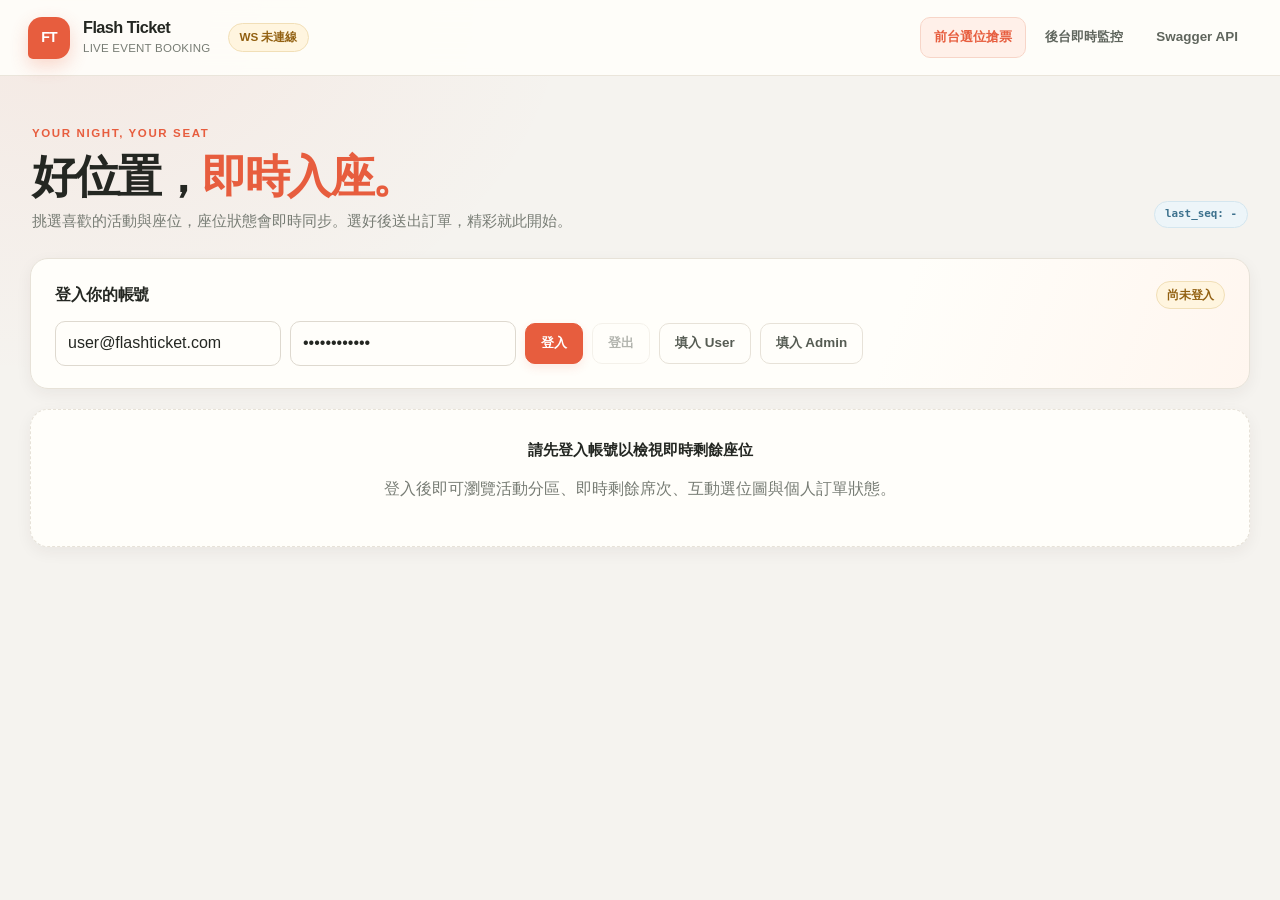
<file: frontend/index.html>
<!DOCTYPE html>
<html lang="zh-Hant">
<head>
  <meta charset="UTF-8" />
  <meta name="viewport" content="width=device-width, initial-scale=1.0" />
  <title>Flash Ticket — 即時搶票與座位圖</title>
  <link rel="stylesheet" href="./styles.css?v=27" />
</head>
<body class="booking-page">
  <header>
    <div class="brand">
      <span class="brand-mark" aria-hidden="true">FT</span>
      <div class="brand-copy">
        <h1>Flash Ticket</h1>
        <span class="brand-subtitle">LIVE EVENT BOOKING</span>
      </div>
      <span id="wsBadge" class="badge warn">WS 未連線</span>
    </div>
    <nav class="nav-links">
      <a href="./index.html" class="active">前台選位搶票</a>
      <a href="./admin.html">後台即時監控</a>
      <a href="/docs" target="_blank">Swagger API</a>
    </nav>
  </header>

  <main class="container">
    <section class="page-intro">
      <div>
        <span class="eyebrow">Your night, your seat</span>
        <h2>好位置，<span class="accent-text">即時入座。</span></h2>
        <p>挑選喜歡的活動與座位，座位狀態會即時同步。選好後送出訂單，精彩就此開始。</p>
      </div>
      <div class="intro-side">
        <span id="seqBadge" class="badge info">last_seq: -</span>
      </div>
    </section>

    <!-- 登入與快速切換種子帳號 -->
    <section class="card auth-card">
      <h2>
        <span>登入你的帳號</span>
        <span id="authStatus" class="badge warn">尚未登入</span>
      </h2>
      <div class="row">
        <input id="loginEmail" type="email" value="user@flashticket.com" placeholder="Email" />
        <input id="loginPassword" type="password" value="UserPass123!" placeholder="Password" />
        <button id="btnLogin">登入</button>
        <button id="btnLogout" class="secondary" disabled>登出</button>
        <button class="secondary" data-fill="user">填入 User</button>
        <button class="secondary" data-fill="admin">填入 Admin</button>
      </div>
      <div id="loginError" class="muted" style="color: var(--rose); margin-top: 8px;" hidden></div>
    </section>

    <!-- 未登入提示 -->
    <section id="bookingAuthGate" class="card auth-gate-notice">
      <strong>請先登入帳號以檢視即時剩餘座位</strong>
      <p>登入後即可瀏覽活動分區、即時剩餘席次、互動選位圖與個人訂單狀態。</p>
    </section>

    <!-- 登入後顯示之主操作區 -->
    <div id="bookingWorkspace" class="workspace-body" hidden>
    <!-- 活動選擇與即時座位統計 -->
    <section class="card">
      <h2>
        <span>Step 1 · 挑選活動</span>
        <div id="eventStatGroup" class="stat-group" hidden>
          <span id="statAvailable" class="badge ok">可選: 0</span>
          <span id="statHeld" class="badge warn">鎖位中: 0</span>
          <span id="statSold" class="badge err">已售出: 0</span>
        </div>
      </h2>
      <div class="event-controls">
        <select id="eventSelect" aria-label="選擇活動">
          <option value="">-- 請選擇活動 --</option>
        </select>
        <select id="zoneFilter" aria-label="依區域篩選" disabled>
          <option value="">請先選擇活動...</option>
        </select>
        <button id="btnReloadSnapshot" class="secondary" disabled>重新同步快照</button>
      </div>
    </section>

    <div class="grid-2">
      <!-- 未選活動提示 -->
      <section id="seatStepGate" class="card auth-gate-notice">
        <strong>請先於上方選擇一場活動</strong>
        <p>選擇活動後，系統將即時連線 WebSocket 並展開該場次的分區座位圖。</p>
      </section>

      <!-- Step 2 · 即時互動座位圖（選擇活動後展開） -->
      <section id="seatStepCard" class="card seat-card" hidden>
        <h2>
          <span>Step 2 · 選擇你的座位</span>
          <span id="selectedInfo" class="selection-count">已選 0 / 4 張</span>
        </h2>
        <p class="section-note">點擊綠色座位選取，最多可選 4 張。座位狀態即時同步。</p>
        <div class="legend">
          <span><i class="dot available"></i>可選 (available)</span>
          <span><i class="dot selected"></i>已選取</span>
          <span><i class="dot held"></i>鎖位中 (held)</span>
          <span><i class="dot sold"></i>已售出 (sold)</span>
        </div>
        <div id="seatGrid" class="seat-grid">
          <div class="muted">請選擇活動載入座位快照...</div>
        </div>
        <div class="seat-actions">
          <div class="seat-actions-main">
          <button id="btnReserveSelected" disabled>指定選位購買</button>
          <button id="btnClearSelection" class="secondary" disabled>清除選取</button>
          </div>
          <div class="seat-actions-auto">
            <select id="allocZone"></select>
            <select id="allocQty">
              <option value="1">自動配位 1 張</option>
              <option value="2">自動配位 2 張</option>
              <option value="3">自動配位 3 張</option>
              <option value="4">自動配位 4 張</option>
            </select>
            <button id="btnAutoAllocate" class="success" disabled>區域自動配位</button>
          </div>
        </div>
      </section>

      <!-- 即時事件流與我的訂單 -->
      <div class="orders-column">
        <section class="card">
          <h2>
            <span>我的訂單</span>
            <button id="btnRefreshOrders" class="secondary" disabled>重整</button>
          </h2>
          <div id="ordersList" class="muted">登入後顯示您的訂單...</div>
        </section>

        <section class="card stream-card">
          <h2>活動動態</h2>
          <p class="section-note">訂單與座位變化會顯示在這裡。</p>
          <div id="eventLog" class="log-box">等待操作...</div>
        </section>
      </div>
    </div>
    </div>
  </main>

  <script src="./booking.js?v=31"></script>
</body>
</html>
</file>
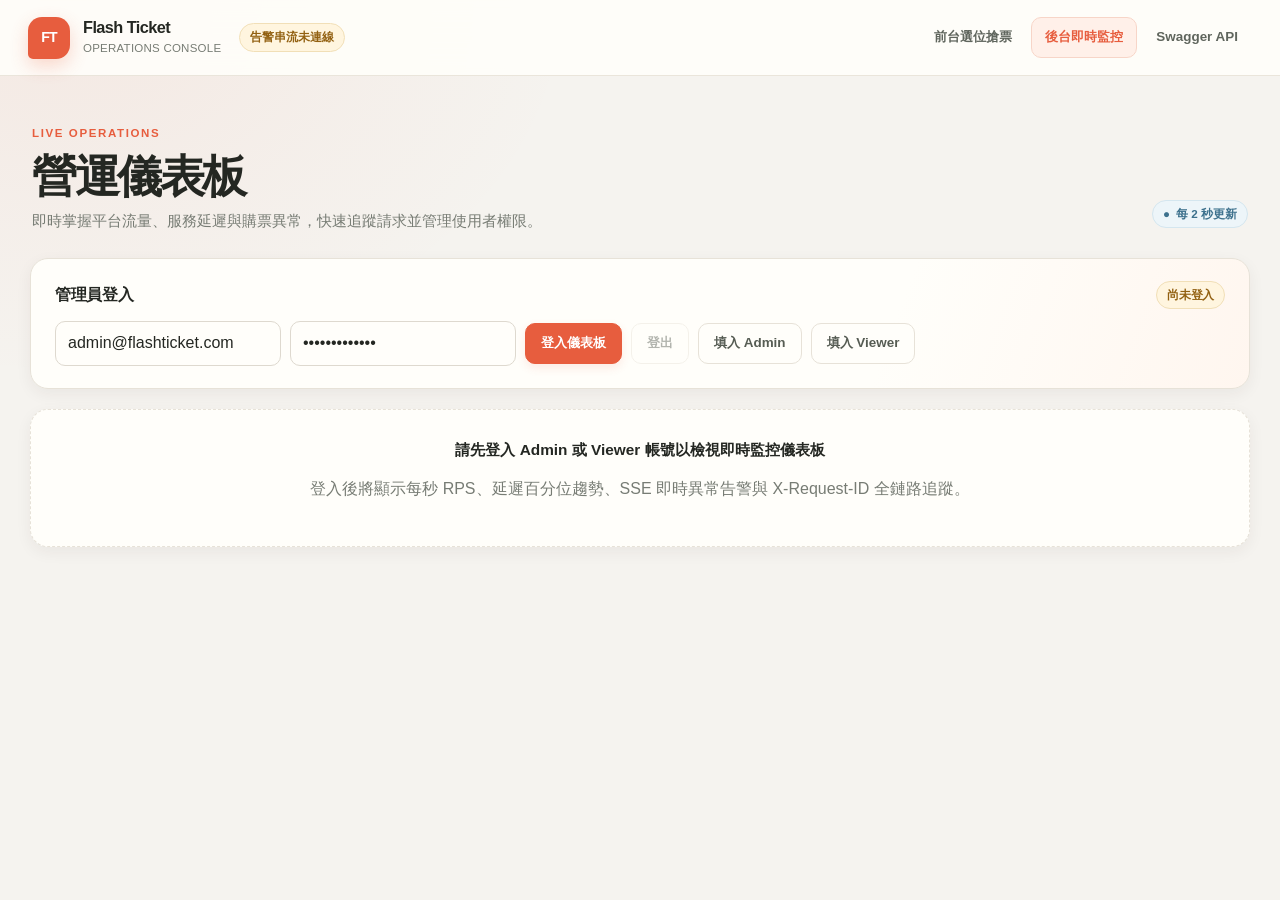
<file: frontend/admin.html>
<!DOCTYPE html>
<html lang="zh-Hant">
<head>
  <meta charset="UTF-8" />
  <meta name="viewport" content="width=device-width, initial-scale=1.0" />
  <title>Flash Ticket — 後台即時監控與告警儀表板</title>
  <link rel="stylesheet" href="./styles.css?v=26" />
</head>
<body class="admin-page">
  <header>
    <div class="brand">
      <span class="brand-mark" aria-hidden="true">FT</span>
      <div class="brand-copy">
        <h1>Flash Ticket</h1>
        <span class="brand-subtitle">OPERATIONS CONSOLE</span>
      </div>
      <span id="sseBadge" class="badge warn">告警串流未連線</span>
    </div>
    <nav class="nav-links">
      <a href="./index.html">前台選位搶票</a>
      <a href="./admin.html" class="active">後台即時監控</a>
      <a href="/docs" target="_blank">Swagger API</a>
    </nav>
  </header>

  <main class="container">
    <section class="page-intro">
      <div>
        <span class="eyebrow">Live operations</span>
        <h2>營運儀表板</h2>
        <p>即時掌握平台流量、服務延遲與購票異常，快速追蹤請求並管理使用者權限。</p>
      </div>
      <div class="intro-side">
        <span class="badge info"><span aria-hidden="true">●</span> 每 2 秒更新</span>
      </div>
    </section>

    <!-- Admin / Viewer 認證 -->
    <section class="card auth-card">
      <h2>
        <span>管理員登入</span>
        <span id="adminAuthStatus" class="badge warn">尚未登入</span>
      </h2>
      <div class="row">
        <input id="adminEmail" type="email" value="admin@flashticket.com" placeholder="Email" />
        <input id="adminPassword" type="password" value="AdminPass123!" placeholder="Password" />
        <button id="btnAdminLogin">登入儀表板</button>
        <button id="btnAdminLogout" class="secondary" disabled>登出</button>
        <button class="secondary" data-role="admin">填入 Admin</button>
        <button class="secondary" data-role="viewer">填入 Viewer</button>
      </div>
    </section>

    <!-- 未登入提示 -->
    <section id="adminAuthGate" class="card auth-gate-notice">
      <strong>請先登入 Admin 或 Viewer 帳號以檢視即時監控儀表板</strong>
      <p>登入後將顯示每秒 RPS、延遲百分位趨勢、SSE 即時異常告警與 X-Request-ID 全鏈路追蹤。</p>
    </section>

    <!-- 登入後顯示之監控主區 -->
    <div id="adminWorkspace" class="workspace-body" hidden>
    <!-- 即時 KPI 卡片 -->
    <section class="grid-kpi">
      <div class="kpi-card">
        <div class="kpi-label">平均 RPS (近 60 秒)</div>
        <div id="kpiRps" class="kpi-value">-</div>
      </div>
      <div class="kpi-card">
        <div class="kpi-label">5xx 錯誤率</div>
        <div id="kpiErrRate" class="kpi-value">-</div>
      </div>
      <div class="kpi-card">
        <div class="kpi-label">峰值 p99 延遲 (ms)</div>
        <div id="kpiP99" class="kpi-value">-</div>
      </div>
      <div class="kpi-card">
        <div class="kpi-label">叢集即時連線數 (HTTP/SSE/WS)</div>
        <div id="kpiConns" class="kpi-value">-</div>
      </div>
      <div class="kpi-card">
        <div class="kpi-label">近期異常告警</div>
        <div id="kpiAlerts" class="kpi-value">0</div>
      </div>
    </section>

    <!-- 即時圖表與即時告警面板 -->
    <div class="grid-2">
      <section class="card">
        <h2>
          <span>流量與延遲趨勢</span>
          <span id="lastUpdated" class="muted">等待資料...</span>
        </h2>
        <div class="muted chart-caption">每秒請求量（藍）／5xx 錯誤數（紅）</div>
        <div class="chart-box"><svg id="chartRps" width="100%" height="100%"></svg></div>
        <div class="muted chart-caption spaced">延遲百分位（毫秒）</div>
        <div class="chart-box"><svg id="chartLatency" width="100%" height="100%"></svg></div>
      </section>

      <section class="card">
        <h2>
          <span>告警中心</span>
          <button id="btnEvalAlerts" class="secondary" disabled>立即評估</button>
        </h2>
        <div id="alertsFeed" class="alerts-feed">
          <div class="muted">登入 Admin / Viewer 後自動連線即時告警串流...</div>
        </div>
      </section>
    </div>

    <!-- X-Request-ID 全鏈路追蹤查詢 -->
    <section class="card">
      <h2>X-Request-ID 請求追蹤</h2>
      <p class="section-note">輸入請求 ID，串聯 API 存取日誌與 Outbox 事件。</p>
      <div class="row trace-controls">
        <input id="traceInput" type="text" placeholder="輸入 X-Request-ID..." />
        <button id="btnTrace" disabled>查詢全鏈路</button>
        <button id="btnLoadLogs" class="secondary" disabled>載入最新存取日誌</button>
      </div>
      <div id="traceResult" class="log-box">等待查詢…</div>
    </section>

    <!-- Admin 使用者管理 -->
    <section class="card">
      <h2>
        <span>使用者管理</span>
        <button id="btnRefreshUsers" class="secondary" disabled>重新整理</button>
      </h2>
      <div class="table-wrap">
        <table>
          <thead>
            <tr>
              <th>ID</th>
              <th>Email</th>
              <th>角色</th>
              <th>狀態</th>
              <th>Token Version</th>
              <th>操作</th>
            </tr>
          </thead>
          <tbody id="usersTableBody">
            <tr><td colspan="6" class="muted">登入管理員帳號後載入使用者清單。</td></tr>
          </tbody>
        </table>
      </div>
    </section>
    </div>
  </main>

  <script src="./admin.js?v=31"></script>
</body>
</html>
</file>
<file: frontend/styles.css>
:root {
  color-scheme: light;
  --bg: #f5f3ef;
  --surface: #fffefa;
  --surface-soft: #f9f7f2;
  --surface-strong: #f0ede6;
  --border: #e7e2d8;
  --text: #242722;
  --muted: #777c74;
  --primary: #e75d3e;
  --primary-hover: #ca482e;
  --primary-soft: #fff0e9;
  --emerald: #27866a;
  --amber: #b7791f;
  --rose: #cf4d55;
  --sky: #477f9e;
  --shadow: 0 18px 48px rgba(45, 42, 34, .07);
  --shadow-small: 0 5px 16px rgba(45, 42, 34, .06);
  font-family: 'Noto Sans TC', -apple-system, BlinkMacSystemFont, 'Segoe UI', sans-serif;
}

* { box-sizing: border-box; }
html { min-width: 320px; scroll-behavior: smooth; }
body {
  margin: 0;
  min-height: 100vh;
  color: var(--text);
  background:
    radial-gradient(ellipse at 5% 0%, rgba(231, 93, 62, .07), transparent 32rem),
    var(--bg);
  line-height: 1.55;
}
button, input, select { font: inherit; }
button, a, input, select { -webkit-tap-highlight-color: transparent; }
::selection { color: #fff; background: var(--primary); }

header {
  position: sticky;
  z-index: 20;
  top: 0;
  display: flex;
  align-items: center;
  justify-content: space-between;
  gap: 18px;
  min-height: 76px;
  padding: 12px max(28px, calc((100vw - 1440px) / 2));
  background: rgba(255, 254, 250, .9);
  border-bottom: 1px solid rgba(231, 226, 216, .88);
  backdrop-filter: blur(16px);
}
.brand { display: flex; align-items: center; gap: 13px; min-width: 0; }
.brand-mark {
  display: grid;
  flex: 0 0 42px;
  width: 42px;
  height: 42px;
  place-items: center;
  color: #fff;
  background: var(--primary);
  border-radius: 14px 14px 14px 5px;
  font-size: .88rem;
  font-weight: 800;
  letter-spacing: -.06em;
  box-shadow: 0 7px 18px rgba(231, 93, 62, .24);
}
.brand-copy { min-width: 0; }
.brand h1 { margin: 0; font-size: 1.02rem; font-weight: 800; letter-spacing: -.035em; line-height: 1.25; }
.brand-subtitle { display: block; margin-top: 3px; color: var(--muted); font-size: .72rem; letter-spacing: .02em; }
.nav-links { display: flex; align-items: center; gap: 5px; }
.nav-links a {
  padding: 9px 13px;
  color: #5f655d;
  border: 1px solid transparent;
  border-radius: 10px;
  font-size: .84rem;
  font-weight: 650;
  text-decoration: none;
  transition: color .18s ease, background .18s ease, border-color .18s ease;
}
.nav-links a:hover { color: var(--text); background: var(--surface-soft); }
.nav-links a.active { color: var(--primary); background: var(--primary-soft); border-color: #f7d5c8; }

.container {
  display: flex;
  flex-direction: column;
  gap: 20px;
  width: min(1440px, 100%);
  margin: 0 auto;
  padding: 32px 30px 64px;
}
.page-intro { display: flex; align-items: flex-end; justify-content: space-between; gap: 20px; padding: 12px 2px 5px; }
.page-intro h2 { max-width: 760px; margin: 6px 0 8px; font-size: clamp(1.8rem, 3.5vw, 2.8rem); line-height: 1.12; letter-spacing: -.055em; }
.page-intro p { max-width: 680px; margin: 0; color: var(--muted); font-size: .96rem; }
.eyebrow { color: var(--primary); font-size: .72rem; font-weight: 800; letter-spacing: .14em; text-transform: uppercase; }
.accent-text { color: var(--primary); }
.intro-side { display: flex; align-items: center; gap: 9px; padding-bottom: 5px; }

.card {
  min-width: 0;
  padding: 22px 24px;
  background: var(--surface);
  border: 1px solid var(--border);
  border-radius: 18px;
  box-shadow: var(--shadow-small);
}
.card h2 {
  display: flex;
  align-items: center;
  justify-content: space-between;
  gap: 14px;
  margin: 0 0 17px;
  font-size: .98rem;
  font-weight: 750;
  letter-spacing: -.02em;
}
.row { display: flex; align-items: center; flex-wrap: wrap; gap: 10px; }
.grid-2 { display: grid; grid-template-columns: minmax(0, 1.65fr) minmax(300px, .85fr); gap: 20px; align-items: start; }
.grid-kpi { display: grid; grid-template-columns: repeat(5, minmax(0, 1fr)); gap: 12px; }

input, select {
  min-height: 43px;
  padding: 9px 12px;
  color: var(--text);
  background: var(--surface);
  border: 1px solid #ded9cf;
  border-radius: 10px;
  outline: none;
  transition: border-color .16s ease, box-shadow .16s ease, background .16s ease;
}
input::placeholder { color: #a0a39c; }
input:focus, select:focus { border-color: #e98a71; box-shadow: 0 0 0 3px rgba(231, 93, 62, .12); }
input[type='email'], input[type='password'] { min-width: 215px; }
button {
  min-height: 41px;
  padding: 9px 15px;
  color: #fff;
  background: var(--primary);
  border: 1px solid var(--primary);
  border-radius: 10px;
  cursor: pointer;
  font-size: .84rem;
  font-weight: 750;
  white-space: nowrap;
  box-shadow: 0 4px 10px rgba(231, 93, 62, .12);
  transition: transform .16s ease, background .16s ease, box-shadow .16s ease, opacity .16s ease;
}
button:hover:not(:disabled) { background: var(--primary-hover); box-shadow: 0 7px 16px rgba(231, 93, 62, .2); transform: translateY(-1px); }
button:active:not(:disabled) { transform: translateY(0); }
button:disabled { opacity: .45; cursor: not-allowed; box-shadow: none; }
button.secondary { color: #565c53; background: var(--surface); border-color: var(--border); box-shadow: none; }
button.secondary:hover:not(:disabled) { color: var(--text); background: var(--surface-strong); border-color: #d6d0c5; }
button.danger { background: var(--rose); border-color: var(--rose); }
button.success { background: var(--emerald); border-color: var(--emerald); }

.badge {
  display: inline-flex;
  align-items: center;
  gap: 6px;
  min-height: 27px;
  padding: 4px 10px;
  color: #676c64;
  background: var(--surface-soft);
  border: 1px solid var(--border);
  border-radius: 999px;
  font-size: .73rem;
  font-weight: 750;
  white-space: nowrap;
}
.badge.ok { color: #237456; background: #eaf5ef; border-color: #cce7d8; }
.badge.warn { color: #926011; background: #fff5df; border-color: #f1dfb7; }
.badge.err { color: #ad4249; background: #fff0ef; border-color: #f2d1cf; }
.badge.info { color: #3d718d; background: #edf5f9; border-color: #d4e6ef; }

.kpi-card {
  min-width: 0;
  padding: 17px 18px;
  background: var(--surface);
  border: 1px solid var(--border);
  border-radius: 16px;
  box-shadow: var(--shadow-small);
}
.kpi-label { color: var(--muted); font-size: .72rem; font-weight: 700; letter-spacing: .025em; }
.kpi-value { margin-top: 8px; font-size: clamp(1.45rem, 2vw, 1.9rem); font-weight: 800; letter-spacing: -.055em; line-height: 1.1; font-variant-numeric: tabular-nums; }

/* Seat map */
.seat-card { padding-bottom: 18px; }
.seat-toolbar { display: flex; align-items: center; justify-content: space-between; flex-wrap: wrap; gap: 14px; margin-bottom: 14px; }
.legend { display: flex; flex-wrap: wrap; gap: 8px 16px; margin: 0 0 15px; color: var(--muted); font-size: .78rem; }
.legend span { display: inline-flex; align-items: center; gap: 7px; }
.dot { width: 10px; height: 10px; display: inline-block; border-radius: 3px; }
.dot.available { background: #51a987; }
.dot.held { background: #e2ae52; }
.dot.sold { background: #d9797d; }
.dot.selected { background: var(--primary); }
.seat-grid {
  display: flex;
  flex-direction: column;
  gap: 14px;
  max-height: 520px;
  min-height: 170px;
  overflow: auto;
  padding: 16px;
  background-color: #faf9f5;
  background-image: radial-gradient(#e9e4da .8px, transparent .8px);
  background-size: 14px 14px;
  border: 1px solid var(--border);
  border-radius: 14px;
  scrollbar-color: #c9c2b6 transparent;
  scrollbar-width: thin;
}
.zone-section {
  background: var(--zone-bg, #fffefa);
  border: 1.5px solid var(--zone-border, #e2dcd0);
  border-left: 5px solid var(--zone-accent, #6366f1);
  border-radius: 12px;
  padding: 12px 14px 14px;
}
.zone-section-header {
  display: flex;
  align-items: center;
  justify-content: space-between;
  flex-wrap: wrap;
  gap: 8px;
  margin-bottom: 10px;
  padding-bottom: 8px;
  border-bottom: 1px dashed var(--zone-border, #e2dcd0);
}
.zone-title {
  display: inline-flex;
  align-items: center;
  gap: 8px;
  font-size: .84rem;
  font-weight: 750;
  color: var(--text);
}
.zone-pill {
  display: inline-flex;
  align-items: center;
  padding: 2px 9px;
  border-radius: 999px;
  font-size: .72rem;
  font-weight: 800;
  color: #fff;
  background: var(--zone-accent, #6366f1);
  letter-spacing: .03em;
}
.zone-meta {
  display: inline-flex;
  align-items: center;
  gap: 10px;
  font-size: .76rem;
  color: var(--muted);
  font-weight: 600;
}
.zone-seat-grid {
  display: grid;
  grid-template-columns: repeat(auto-fill, minmax(66px, 1fr));
  gap: 8px;
}
.zone-palette-0 { --zone-accent: #c87d2e; --zone-bg: #fffaf0; --zone-border: #edd7b2; }
.zone-palette-1 { --zone-accent: #d95f43; --zone-bg: #fff6f3; --zone-border: #f0cbc1; }
.zone-palette-2 { --zone-accent: #2f7e8e; --zone-bg: #f3fafb; --zone-border: #bedce2; }
.zone-palette-3 { --zone-accent: #6c5ca8; --zone-bg: #f7f5fc; --zone-border: #d4cce9; }
.zone-palette-4 { --zone-accent: #3d8b5f; --zone-bg: #f3faf6; --zone-border: #bfe0cd; }
.seat {
  min-width: 0;
  padding: 9px 5px;
  color: #286c55;
  background: #e7f3ec;
  border: 1px solid #b9d9c7;
  border-radius: 9px 9px 5px 5px;
  text-align: center;
  font-size: .69rem;
  font-weight: 750;
  cursor: pointer;
  transition: transform .14s ease, box-shadow .14s ease, background .14s ease;
  user-select: none;
}
.seat.available:hover { z-index: 1; background: #d7eddf; box-shadow: 0 5px 12px rgba(39, 134, 106, .15); transform: translateY(-2px); }
.seat.selected { color: #fff; background: var(--primary); border-color: #d94f31; box-shadow: 0 4px 12px rgba(231, 93, 62, .22); }
.seat.held { color: #87570d; background: #fff2d4; border-color: #efd397; cursor: not-allowed; }
.seat.sold { color: #a34148; background: #fce8e7; border-color: #edc4c2; cursor: not-allowed; }
.seat-actions { display: flex; justify-content: space-between; align-items: center; flex-wrap: wrap; gap: 12px; margin-top: 15px; }
.seat-actions-main, .seat-actions-auto { display: flex; align-items: center; flex-wrap: wrap; gap: 9px; }
.selection-count { color: var(--muted); font-size: .82rem; font-weight: 650; }
.orders-column { display: flex; flex-direction: column; gap: 20px; }
.order-item { padding: 14px 0; border-bottom: 1px solid var(--border); }
.order-item:first-child { padding-top: 0; }
.order-item:last-child { border-bottom: 0; padding-bottom: 0; }
.order-heading { display: flex; align-items: center; justify-content: space-between; gap: 10px; margin-bottom: 6px; }
.order-heading strong { font-size: .88rem; }
.order-total { color: #53584f; font-size: .82rem; }
.table-wrap { overflow-x: auto; border: 1px solid var(--border); border-radius: 12px; }
table { width: 100%; border-collapse: collapse; font-size: .83rem; }
th, td { padding: 11px 13px; border-bottom: 1px solid var(--border); text-align: left; }
th { color: #6d726a; background: var(--surface-soft); font-size: .72rem; font-weight: 800; letter-spacing: .04em; text-transform: uppercase; }
tr:last-child td { border-bottom: 0; }
tbody tr:hover { background: #fcfaf6; }
.log-box {
  max-height: 250px;
  overflow: auto;
  padding: 14px 15px;
  color: #d8e1da;
  background: #282d29;
  border: 1px solid #383e39;
  border-radius: 12px;
  font-family: ui-monospace, SFMono-Regular, Menlo, monospace;
  font-size: .74rem;
  line-height: 1.75;
  white-space: pre-wrap;
  overflow-wrap: anywhere;
}
.alert-item {
  margin: 0 0 9px;
  padding: 13px 14px;
  color: #544a35;
  background: #fff8e8;
  border: 1px solid #f1e1bd;
  border-left: 3px solid #d7a747;
  border-radius: 10px;
  font-size: .82rem;
}
.alert-item.critical { color: #684144; background: #fff2f0; border-color: #f0d3cf; border-left-color: var(--rose); }
.alert-item strong { color: var(--text); }
.chart-box { width: 100%; height: 190px; padding: 10px; background: #faf9f5; border: 1px solid var(--border); border-radius: 12px; }
.chart-box svg { display: block; }
.muted { color: var(--muted); font-size: .82rem; }

/* Small visual refinements for in-page hierarchy */
.auth-card { background: linear-gradient(110deg, #fffefa 0%, #fffefa 70%, #fff6ef 100%); }
.auth-card h2 { margin-bottom: 12px; }
.auth-card .row { gap: 9px; }
.event-controls { display: grid; grid-template-columns: minmax(220px, 1.2fr) minmax(150px, .7fr) auto; gap: 10px; }
.event-controls select { width: 100%; }
.stat-group { display: flex; flex-wrap: wrap; gap: 7px; }
.section-note { margin: -9px 0 14px; color: var(--muted); font-size: .78rem; }
.stream-card { min-height: 190px; }
.alerts-feed { max-height: 410px; overflow-y: auto; padding-right: 3px; scrollbar-color: #c9c2b6 transparent; scrollbar-width: thin; }
.alerts-feed > .muted { padding: 24px 8px; text-align: center; }
.admin-page .grid-2 { grid-template-columns: minmax(0, 1.45fr) minmax(300px, .9fr); }
.admin-page .chart-box + .muted { display: flex; align-items: center; gap: 8px; }
.admin-page .chart-box svg text { font-family: inherit; }
.admin-page #sseBadge { margin-left: 5px; }
.booking-page .brand { flex-wrap: wrap; }
.booking-page .brand #wsBadge { margin-left: 5px; }
.booking-page #seqBadge { font-family: ui-monospace, SFMono-Regular, Menlo, monospace; font-size: .68rem; }
.booking-page .orders-column .card h2 button { min-height: 34px; padding: 6px 11px; }
.booking-page .seat-actions-main button:first-child { min-width: 160px; }
.booking-page .seat-actions-auto select { min-width: 125px; }
.booking-page .seat-actions-auto select:last-of-type { min-width: 145px; }
.admin-page .auth-card .row { gap: 9px; }
.admin-page .table-wrap + * { margin-top: 10px; }
.chart-caption { margin: 0 0 7px; }
.chart-caption.spaced { margin-top: 14px; }
.trace-controls { margin-bottom: 12px; }
.trace-controls input { min-width: min(320px, 100%); }
[hidden] { display: none !important; }
.workspace-body { display: flex; flex-direction: column; gap: 18px; }
.auth-gate-notice {
  text-align: center;
  padding: 28px 20px;
  color: var(--muted);
  border-style: dashed;
}
.auth-gate-notice strong { display: block; color: var(--text); font-size: .96rem; margin-bottom: 6px; }

@media (max-width: 1100px) {
  .grid-kpi { grid-template-columns: repeat(3, minmax(0, 1fr)); }
  .grid-2 { grid-template-columns: minmax(0, 1fr) minmax(270px, .8fr); }
  .admin-page .grid-2 { grid-template-columns: 1fr; }
}
@media (max-width: 820px) {
  header { position: static; align-items: flex-start; flex-direction: column; padding: 14px 20px; }
  .nav-links { width: 100%; overflow-x: auto; }
  .nav-links a { padding: 8px 10px; white-space: nowrap; }
  .container { gap: 15px; padding: 22px 18px 44px; }
  .page-intro { align-items: flex-start; flex-direction: column; }
  .grid-2 { grid-template-columns: 1fr; }
  .grid-kpi { grid-template-columns: repeat(2, minmax(0, 1fr)); }
  .event-controls { grid-template-columns: 1fr 1fr; }
  .event-controls #btnReloadSnapshot { grid-column: 1 / -1; }
}
@media (max-width: 540px) {
  .container { padding-right: 13px; padding-left: 13px; }
  .card { padding: 17px 15px; border-radius: 15px; }
  .card h2 { align-items: flex-start; font-size: .91rem; }
  .brand h1 { font-size: .91rem; }
  .brand-subtitle { font-size: .67rem; }
  .page-intro h2 { font-size: 1.8rem; }
  .grid-kpi { gap: 8px; }
  .kpi-card { padding: 13px 12px; border-radius: 13px; }
  .kpi-label { font-size: .66rem; }
  .kpi-value { font-size: 1.45rem; }
  input[type='email'], input[type='password'] { min-width: 100%; width: 100%; }
  .auth-card .row > button { flex: 1 1 auto; }
  .event-controls { grid-template-columns: 1fr; }
  .event-controls #btnReloadSnapshot { grid-column: auto; }
  .seat-grid { padding: 10px; gap: 10px; }
  .zone-seat-grid { grid-template-columns: repeat(auto-fill, minmax(56px, 1fr)); gap: 6px; }
  .seat-actions, .seat-actions-main, .seat-actions-auto { align-items: stretch; flex-direction: column; width: 100%; }
  .seat-actions button, .seat-actions select { width: 100%; }
  .seat-actions-auto { padding-top: 11px; border-top: 1px solid var(--border); }
  .intro-side { flex-wrap: wrap; }
}

@media (prefers-reduced-motion: reduce) {
  *, *::before, *::after { scroll-behavior: auto !important; transition-duration: .01ms !important; }
}
</file>
